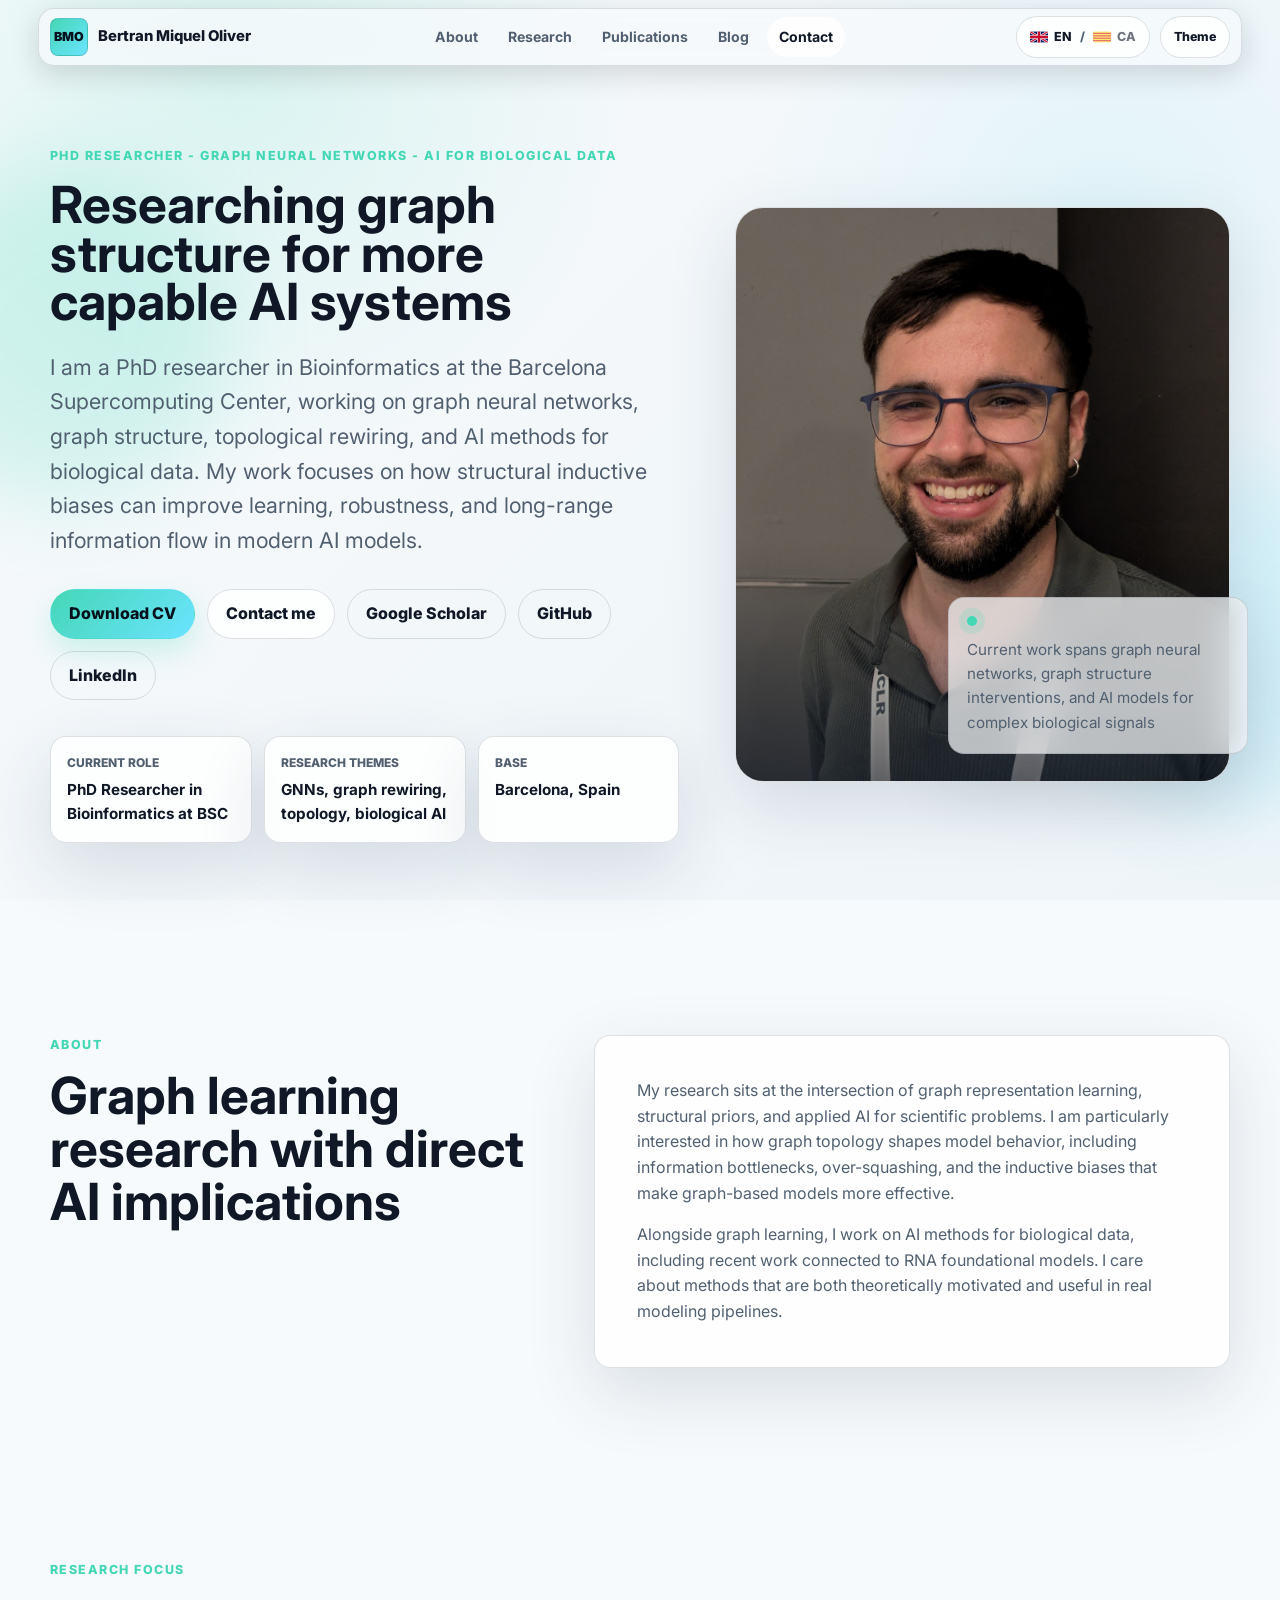
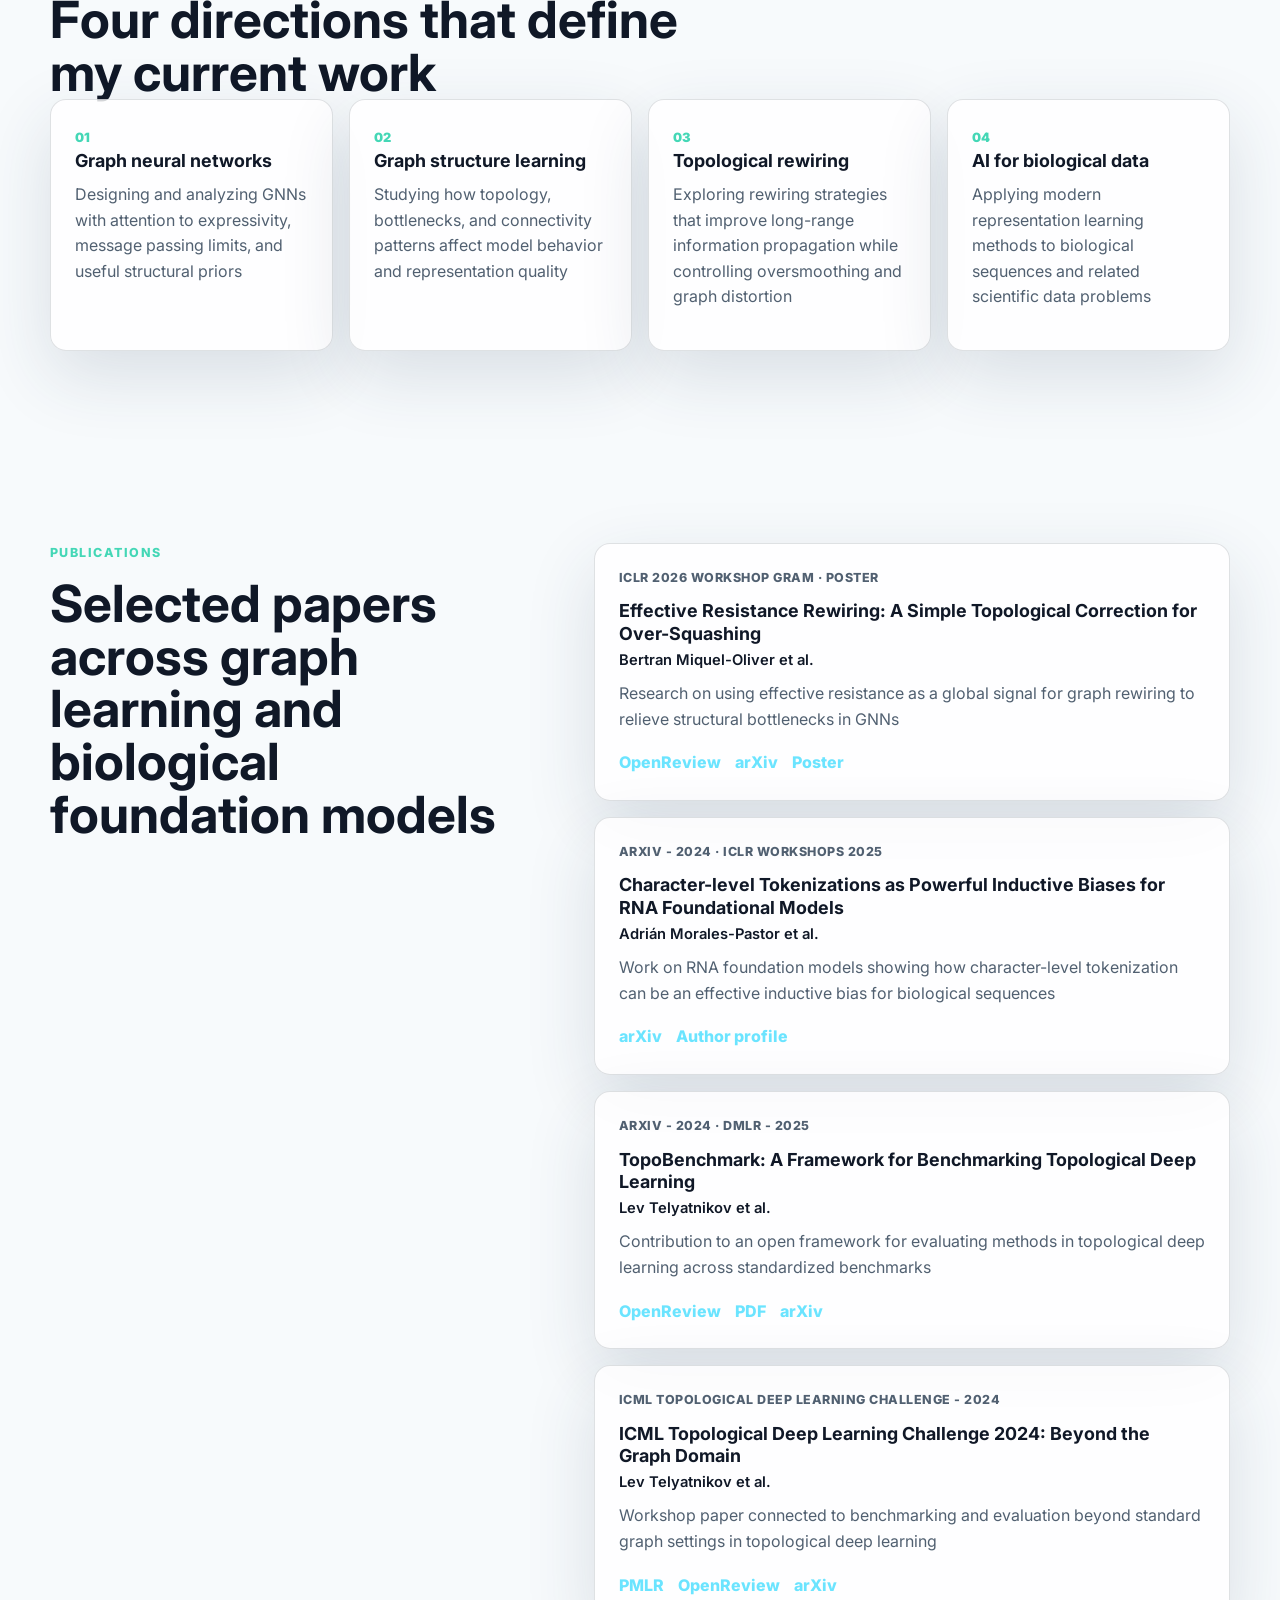
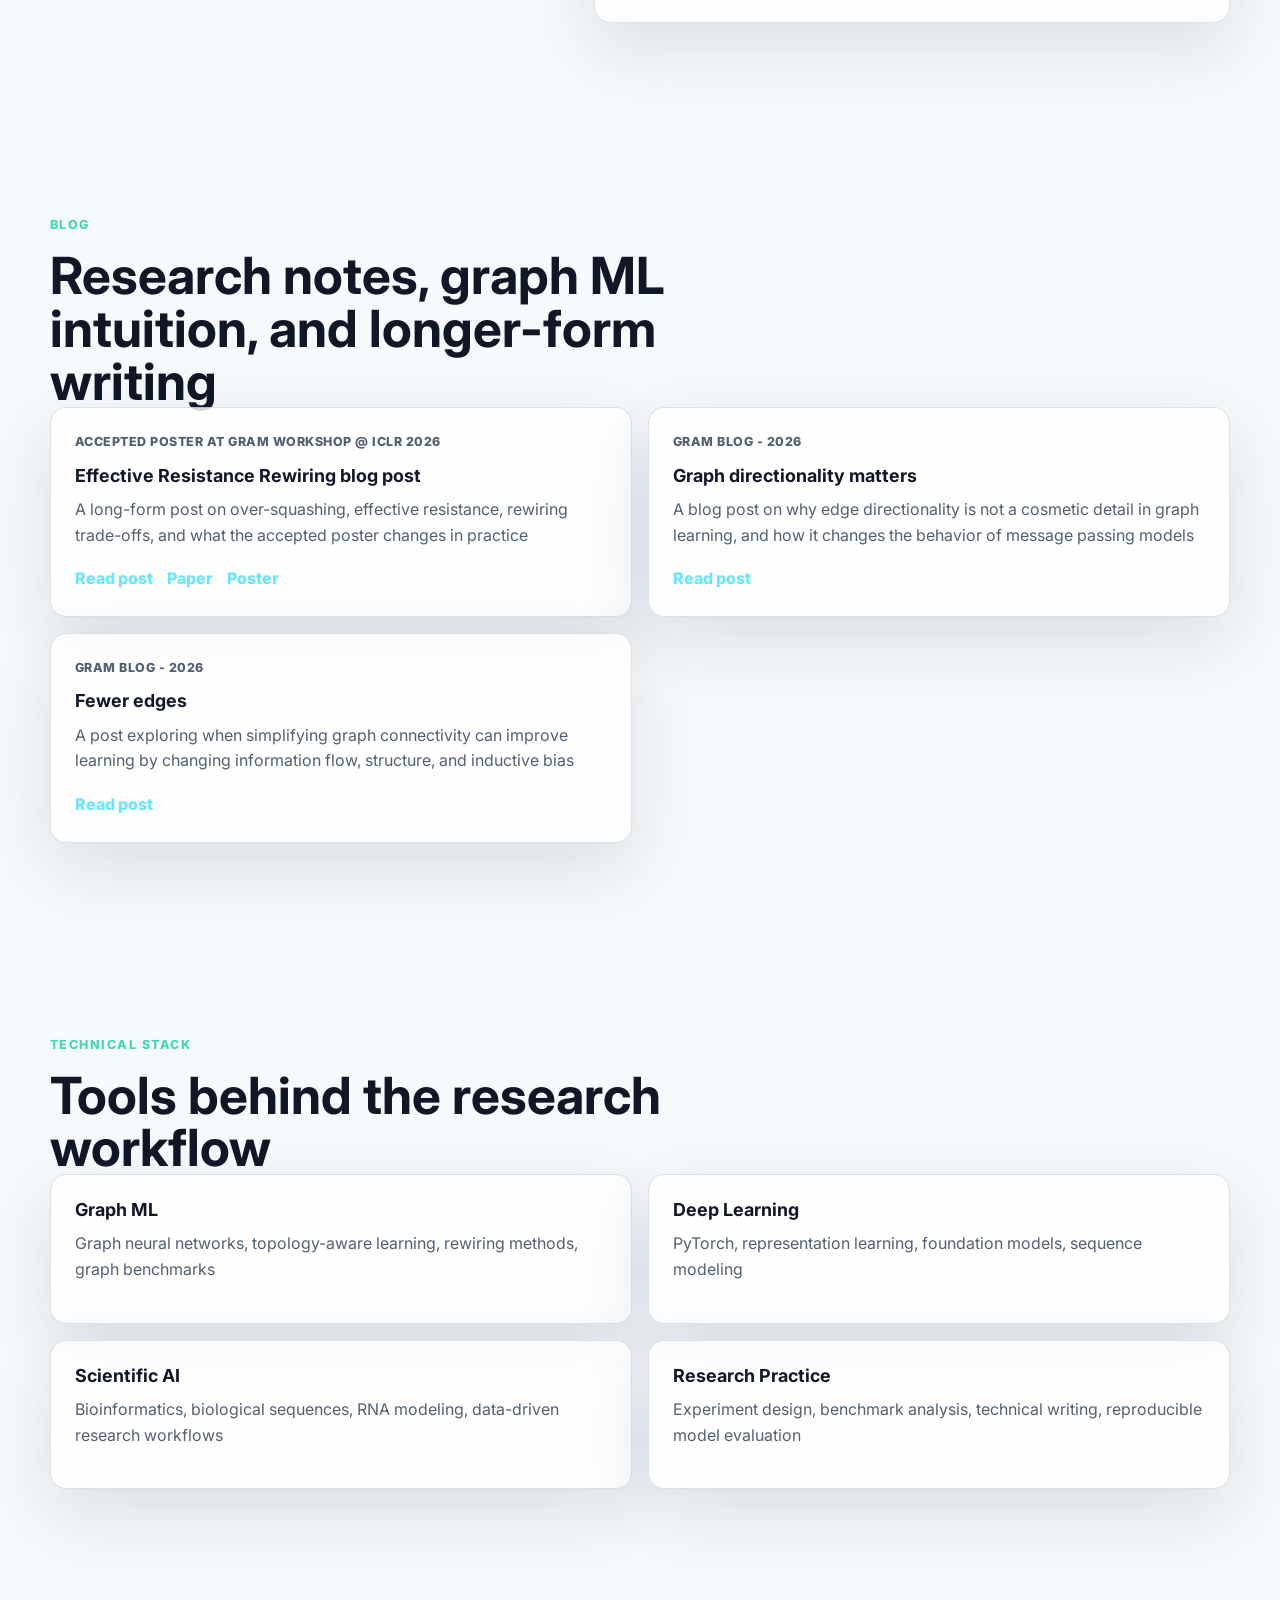
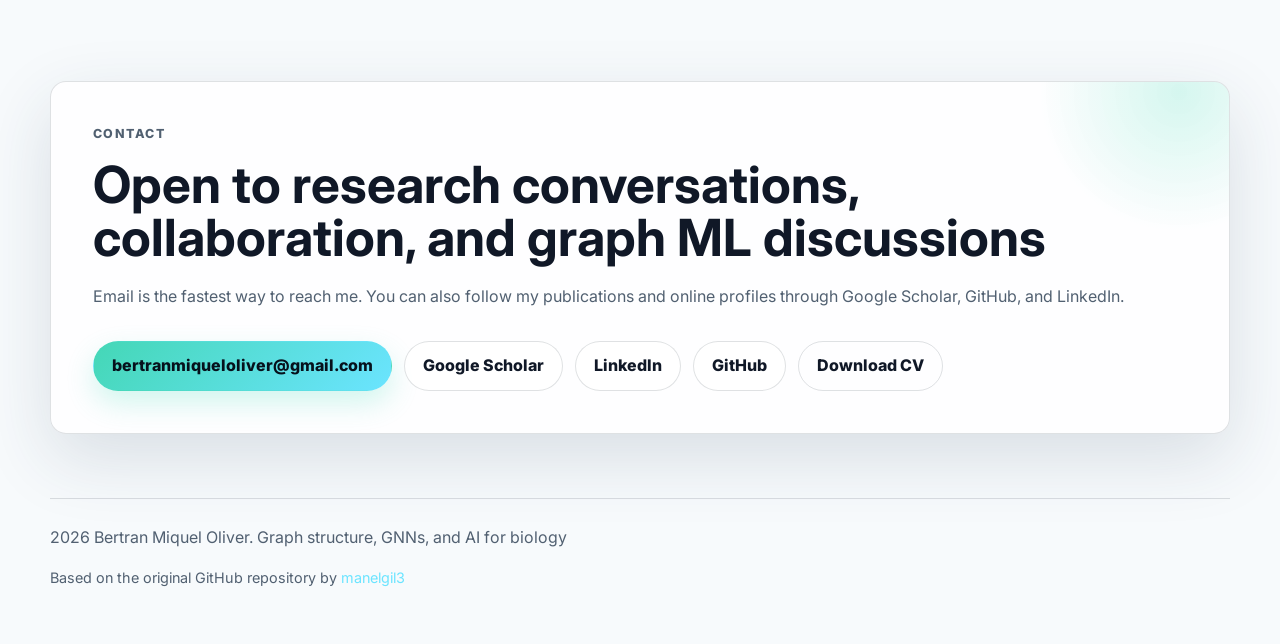
<file: index.html>
<!DOCTYPE html>
<html lang="en">
<head>
  <meta charset="UTF-8" />
  <meta name="viewport" content="width=device-width, initial-scale=1.0" />
  <meta
    id="metaDescription"
    name="description"
    content="Portfolio of Bertran Miquel Oliver, PhD researcher at the Barcelona Supercomputing Center working on graph neural networks, graph structure, topological rewiring, and AI for biological data."
  />
  <meta name="theme-color" content="#07111f" />
  <meta id="metaOgTitle" property="og:title" content="Bertran Miquel Oliver | Graph Structure and AI Research" />
  <meta
    id="metaOgDescription"
    property="og:description"
    content="PhD researcher at BSC studying graph neural networks, graph rewiring, and AI methods for biological data."
  />
  <meta property="og:type" content="website" />
  <title>Bertran Miquel Oliver | Graph Structure and AI Research</title>
  <link rel="preconnect" href="https://fonts.googleapis.com" />
  <link rel="preconnect" href="https://fonts.gstatic.com" crossorigin />
  <link href="https://fonts.googleapis.com/css2?family=Inter:wght@400;500;600;700;800&display=swap" rel="stylesheet" />
  <link rel="stylesheet" href="styles.css" />
  <link rel="icon" href="favicon.svg" type="image/svg+xml" />
  <link rel="alternate icon" href="flavicon.ico" type="image/x-icon" />
  <script src="script.js" defer></script>
</head>

<body>
  <div class="site-bg" aria-hidden="true">
    <span class="orb orb-a"></span>
    <span class="orb orb-b"></span>
    <span class="grid-fade"></span>
  </div>

  <header class="site-header" id="top">
    <a class="brand" href="#top" data-i18n-attr="aria-label:brandAria">
      <span class="brand-mark">BMO</span>
      <span>Bertran Miquel Oliver</span>
    </a>

    <nav class="nav" id="navbar" data-i18n-attr="aria-label:navAria">
      <a href="#about" data-i18n="navAbout">About</a>
      <a href="#research" data-i18n="navResearch">Research</a>
      <a href="#publications" data-i18n="navPublications">Publications</a>
      <a href="#blog" data-i18n="navBlog">Blog</a>
      <a href="#contact" data-i18n="navContact">Contact</a>
    </nav>

    <div class="header-actions">
      <button class="icon-button lang-button" id="langToggle" type="button" aria-label="Switch to Catalan">
        <span class="lang-toggle__content" aria-hidden="true">
          <span class="lang-option lang-option--en">
            <img src="flag-uk.svg" alt="" />
            <span>EN</span>
          </span>
          <span class="lang-separator">/</span>
          <span class="lang-option lang-option--ca">
            <img src="flag-catalonia.svg" alt="" />
            <span>CA</span>
          </span>
        </span>
      </button>
      <button class="icon-button" id="themeToggle" type="button" aria-label="Toggle color theme">
        <span aria-hidden="true" data-i18n="themeLabel">Theme</span>
      </button>
    </div>
  </header>

  <main>
    <section class="hero section-shell">
      <div class="hero-copy reveal">
        <p class="eyebrow" data-i18n="heroEyebrow">PhD Researcher - Graph Neural Networks - AI for Biological Data</p>
        <h1 data-i18n="heroTitle">Researching graph structure for more capable AI systems</h1>
        <p class="hero-lede" data-i18n="heroLead">
          I am a PhD researcher in Bioinformatics at the Barcelona Supercomputing Center, working on
          graph neural networks, graph structure, topological rewiring, and AI methods for biological data.
          My work focuses on how structural inductive biases can improve learning, robustness, and long-range
          information flow in modern AI models.
        </p>

        <div class="hero-actions" data-i18n-attr="aria-label:heroActionsAria">
          <a class="button primary" href="Bertran_Miquel_Oliver_CV.pdf" download data-i18n="downloadCv">Download CV</a>
          <a class="button" href="mailto:bertranmiqueloliver@gmail.com" data-i18n="contactMe">Contact me</a>
          <a class="button ghost" href="https://scholar.google.es/citations?user=lvBDBtgAAAAJ&hl=en" target="_blank" rel="noreferrer">Google Scholar</a>
          <a class="button ghost" href="https://github.com/bertranMiquel" target="_blank" rel="noreferrer">GitHub</a>
          <a class="button ghost" href="https://es.linkedin.com/in/bertran-miquel-oliver" target="_blank" rel="noreferrer">LinkedIn</a>
        </div>

        <dl class="hero-stats" data-i18n-attr="aria-label:heroStatsAria">
          <div>
            <dt data-i18n="currentRoleLabel">Current role</dt>
            <dd data-i18n="currentRoleValue">PhD Researcher in Bioinformatics at BSC</dd>
          </div>
          <div>
            <dt data-i18n="researchThemesLabel">Research themes</dt>
            <dd data-i18n="researchThemesValue">GNNs, graph rewiring, topology, biological AI</dd>
          </div>
          <div>
            <dt data-i18n="baseLabel">Base</dt>
            <dd data-i18n="baseValue">Barcelona, Spain</dd>
          </div>
        </dl>
      </div>

      <div class="hero-visual reveal">
        <div class="portrait-frame">
          <img src="bertran-profile.jpg" alt="Portrait of Bertran Miquel Oliver" data-i18n-attr="alt:portraitAlt" />
        </div>
        <div class="signal-card">
          <span class="signal-dot"></span>
          <p data-i18n="signalCard">Current work spans graph neural networks, graph structure interventions, and AI models for complex biological signals</p>
        </div>
      </div>
    </section>

    <section class="section-shell intro-grid" id="about">
      <div class="section-heading reveal">
        <p class="eyebrow" data-i18n="aboutEyebrow">About</p>
        <h2 data-i18n="aboutTitle">Graph learning research with direct AI implications</h2>
      </div>
      <div class="prose-card reveal">
        <p data-i18n="aboutBody1">
          My research sits at the intersection of graph representation learning, structural priors, and
          applied AI for scientific problems. I am particularly interested in how graph topology shapes
          model behavior, including information bottlenecks, over-squashing, and the inductive biases that
          make graph-based models more effective.
        </p>
        <p data-i18n="aboutBody2">
          Alongside graph learning, I work on AI methods for biological data, including recent work connected
          to RNA foundational models. I care about methods that are both theoretically motivated and useful
          in real modeling pipelines.
        </p>
      </div>
    </section>

    <section class="section-shell" id="research">
      <div class="section-heading reveal">
        <p class="eyebrow" data-i18n="researchEyebrow">Research Focus</p>
        <h2 data-i18n="researchTitle">Four directions that define my current work</h2>
      </div>
      <div class="focus-grid">
        <article class="focus-card reveal">
          <span>01</span>
          <h3 data-i18n="focus1Title">Graph neural networks</h3>
          <p data-i18n="focus1Body">Designing and analyzing GNNs with attention to expressivity, message passing limits, and useful structural priors</p>
        </article>
        <article class="focus-card reveal">
          <span>02</span>
          <h3 data-i18n="focus2Title">Graph structure learning</h3>
          <p data-i18n="focus2Body">Studying how topology, bottlenecks, and connectivity patterns affect model behavior and representation quality</p>
        </article>
        <article class="focus-card reveal">
          <span>03</span>
          <h3 data-i18n="focus3Title">Topological rewiring</h3>
          <p data-i18n="focus3Body">Exploring rewiring strategies that improve long-range information propagation while controlling oversmoothing and graph distortion</p>
        </article>
        <article class="focus-card reveal">
          <span>04</span>
          <h3 data-i18n="focus4Title">AI for biological data</h3>
          <p data-i18n="focus4Body">Applying modern representation learning methods to biological sequences and related scientific data problems</p>
        </article>
      </div>
    </section>

    <section class="section-shell split-section" id="publications">
      <div class="section-heading reveal">
        <p class="eyebrow" data-i18n="publicationsEyebrow">Publications</p>
        <h2 data-i18n="publicationsTitle">Selected papers across graph learning and biological foundation models</h2>
      </div>
      <div class="publication-list">
        <article class="publication-card reveal">
          <p class="tag">ICLR 2026 Workshop GRaM · Poster</p>
          <h3>Effective Resistance Rewiring: A Simple Topological Correction for Over-Squashing</h3>
          <p class="publication-authors">Bertran Miquel-Oliver et al.</p>
          <p data-i18n="pub1Body">Research on using effective resistance as a global signal for graph rewiring to relieve structural bottlenecks in GNNs</p>
          <div class="inline-links">
            <a href="https://openreview.net/forum?id=thOIyY7WfW" target="_blank" rel="noreferrer">OpenReview</a>
            <a href="https://arxiv.org/abs/2603.11944" target="_blank" rel="noreferrer">arXiv</a>
            <a href="https://iclr.cc/media/iclr-2026/Slides/10012739.pdf" target="_blank" rel="noreferrer" data-i18n="posterLabel">Poster</a>
          </div>
        </article>

        <article class="publication-card reveal">
          <p class="tag">arXiv - 2024 · ICLR Workshops 2025</p>
          <h3>Character-level Tokenizations as Powerful Inductive Biases for RNA Foundational Models</h3>
          <p class="publication-authors">Adrián Morales-Pastor et al.</p>
          <p data-i18n="pub2Body">Work on RNA foundation models showing how character-level tokenization can be an effective inductive bias for biological sequences</p>
          <div class="inline-links">
            <a href="https://arxiv.org/abs/2411.11808" target="_blank" rel="noreferrer">arXiv</a>
            <a href="https://openreview.net/profile?id=~Bertran_Miquel-Oliver1" target="_blank" rel="noreferrer" data-i18n="authorProfileLabel">Author profile</a>
          </div>
        </article>

        <article class="publication-card reveal">
          <p class="tag">arXiv - 2024 · DMLR - 2025</p>
          <h3>TopoBenchmark: A Framework for Benchmarking Topological Deep Learning</h3>
          <p class="publication-authors">Lev Telyatnikov et al.</p>
          <p data-i18n="pub3Body">Contribution to an open framework for evaluating methods in topological deep learning across standardized benchmarks</p>
          <div class="inline-links">
            <a href="https://openreview.net/forum?id=07sTzyEVtY" target="_blank" rel="noreferrer">OpenReview</a>
            <a href="https://openreview.net/pdf?id=07sTzyEVtY" target="_blank" rel="noreferrer">PDF</a>
            <a href="https://arxiv.org/abs/2406.06642" target="_blank" rel="noreferrer">arXiv</a>
          </div>
        </article>

        <article class="publication-card reveal">
          <p class="tag">ICML Topological Deep Learning Challenge - 2024</p>
          <h3>ICML Topological Deep Learning Challenge 2024: Beyond the Graph Domain</h3>
          <p class="publication-authors">Lev Telyatnikov et al.</p>
          <p data-i18n="pub4Body">Workshop paper connected to benchmarking and evaluation beyond standard graph settings in topological deep learning</p>
          <div class="inline-links">
            <a href="https://proceedings.mlr.press/v251/bernardez24a.html" target="_blank" rel="noreferrer">PMLR</a>
            <a href="https://openreview.net/forum?id=2lSpwrCj9s" target="_blank" rel="noreferrer">OpenReview</a>
            <a href="https://arxiv.org/abs/2409.05211" target="_blank" rel="noreferrer">arXiv</a>
          </div>
        </article>

      </div>
    </section>

    <section class="section-shell" id="blog">
      <div class="section-heading reveal">
        <p class="eyebrow" data-i18n="blogEyebrow">Blog</p>
        <h2 data-i18n="blogTitle">Research notes, graph ML intuition, opinions on my own</h2>
      </div>

      <div class="project-grid">
        <article class="project-card reveal">
          <p class="tag" data-i18n="acceptedPosterLabel">ICLR GRaM Poster - 2026</p>
          <h3 data-i18n="blog1Title">Effective Resistance Rewiring</h3>
          <p data-i18n="blog1Body">A future long-form post on over-squashing, effective resistance, rewiring trade-offs, and what the paper changes in practice</p>
          <div class="inline-links">
            <a href="posts/effective-resistance-rewiring/index.html" data-i18n="readPostLabel">Read post</a>
            <a href="https://openreview.net/forum?id=thOIyY7WfW" target="_blank" rel="noreferrer" data-i18n="paperLabel">Paper</a>
            <a href="https://iclr.cc/media/iclr-2026/Slides/10012739.pdf" target="_blank" rel="noreferrer" data-i18n="posterLabel">Poster</a>
          </div>
        </article>
        <article class="project-card reveal">
          <p class="tag">GRaM Blog - 2026</p>
          <h3 data-i18n="blog2Title">Graph directionality matters</h3>
          <p data-i18n="blog2Body">A blog post on why edge directionality is not a cosmetic detail in graph learning, and how it changes the behavior of message passing models</p>
          <div class="inline-links">
            <a href="https://gram-blogposts.github.io/2026/blog/2026/graph_directionality_matters/" target="_blank" rel="noreferrer" data-i18n="readPostLabel">Read post</a>
          </div>
        </article>
        <article class="project-card reveal">
          <p class="tag">GRaM Blog - 2026</p>
          <h3 data-i18n="blog3Title">Fewer edges</h3>
          <p data-i18n="blog3Body">A post exploring when simplifying graph connectivity can improve learning by changing information flow, structure, and inductive bias</p>
          <div class="inline-links">
            <a href="https://gram-blogposts.github.io/2026/blog/2026/fewer-edges/" target="_blank" rel="noreferrer" data-i18n="readPostLabel">Read post</a>
          </div>
        </article>
      </div>
    </section>

    <section class="section-shell skills-section" id="skills">
      <div class="section-heading reveal">
        <p class="eyebrow" data-i18n="skillsEyebrow">Technical Stack</p>
        <h2 data-i18n="skillsTitle">Tools behind the research workflow</h2>
      </div>
      <div class="skills-grid">
        <article class="skill-card reveal">
          <h3 data-i18n="skill1Title">Graph ML</h3>
          <p data-i18n="skill1Body">Graph neural networks, topology-aware learning, rewiring methods, graph benchmarks</p>
        </article>
        <article class="skill-card reveal">
          <h3 data-i18n="skill2Title">Deep Learning</h3>
          <p data-i18n="skill2Body">PyTorch, representation learning, foundation models, sequence modeling</p>
        </article>
        <article class="skill-card reveal">
          <h3 data-i18n="skill3Title">Scientific AI</h3>
          <p data-i18n="skill3Body">Bioinformatics, biological sequences, RNA modeling, data-driven research workflows</p>
        </article>
        <article class="skill-card reveal">
          <h3 data-i18n="skill4Title">Research Practice</h3>
          <p data-i18n="skill4Body">Experiment design, benchmark analysis, technical writing, reproducible model evaluation</p>
        </article>
      </div>
    </section>

    <section class="section-shell contact-section" id="contact">
      <div class="contact-card reveal">
        <p class="eyebrow" data-i18n="contactEyebrow">Contact</p>
        <h2 data-i18n="contactTitle">Open to research conversations, collaboration, and graph ML discussions</h2>
        <p data-i18n="contactBody">
          Email is the fastest way to reach me. You can also follow my publications and online profiles through
          Google Scholar, GitHub, and LinkedIn.
        </p>
        <div class="hero-actions">
          <a class="button primary" href="mailto:bertranmiqueloliver@gmail.com">bertranmiqueloliver@gmail.com</a>
          <a class="button" href="https://scholar.google.es/citations?user=lvBDBtgAAAAJ&hl=en" target="_blank" rel="noreferrer">Google Scholar</a>
          <a class="button" href="https://es.linkedin.com/in/bertran-miquel-oliver" target="_blank" rel="noreferrer">LinkedIn</a>
          <a class="button" href="https://github.com/bertranMiquel" target="_blank" rel="noreferrer">GitHub</a>
          <a class="button ghost" href="Bertran_Miquel_Oliver_CV.pdf" download data-i18n="downloadCv">Download CV</a>
        </div>
      </div>
    </section>
  </main>

  <footer class="site-footer">
    <p><span id="currentYear"></span> <span data-i18n="footerText">Bertran Miquel Oliver. Graph structure, GNNs, and AI for biological data</span></p>
    <p class="footer-note"><span data-i18n="footerNote">Based on the original GitHub repository by</span> <a href="https://github.com/manelgil3" target="_blank" rel="noreferrer">manelgil3</a></p>
    <button class="top-button" id="topBtn" type="button" aria-label="Back to top" data-i18n="topLabel">Top</button>
  </footer>
</body>
</html>
</file>
<file: styles.css>
:root {
  color-scheme: dark;
  --bg: #07111f;
  --bg-soft: #0d1b2e;
  --surface: rgba(255, 255, 255, 0.08);
  --surface-strong: rgba(255, 255, 255, 0.13);
  --text: #f6f8fb;
  --muted: #aab7c8;
  --line: rgba(255, 255, 255, 0.16);
  --accent: #44d7b6;
  --accent-strong: #6be4ff;
  --accent-warm: #f0b86c;
  --shadow: 0 24px 80px rgba(0, 0, 0, 0.35);
  --radius: 8px;
  --radius-lg: 16px;
  --max: 1180px;
}

body.light-theme {
  color-scheme: light;
  --bg: #f7fafc;
  --bg-soft: #eef4f8;
  --surface: rgba(255, 255, 255, 0.82);
  --surface-strong: #ffffff;
  --text: #101827;
  --muted: #516071;
  --line: rgba(15, 23, 42, 0.13);
  --shadow: 0 24px 70px rgba(33, 55, 85, 0.14);
}

* {
  box-sizing: border-box;
}

html {
  scroll-behavior: smooth;
  scroll-padding-top: 96px;
}

body {
  margin: 0;
  min-height: 100vh;
  background: var(--bg);
  color: var(--text);
  font-family: Inter, system-ui, -apple-system, BlinkMacSystemFont, "Segoe UI", sans-serif;
  line-height: 1.6;
  overflow-x: hidden;
  transition: background 220ms ease, color 220ms ease;
}

body::selection {
  background: rgba(68, 215, 182, 0.32);
}

a {
  color: inherit;
}

img {
  display: block;
  max-width: 100%;
}

button,
a {
  -webkit-tap-highlight-color: transparent;
}

.site-bg {
  position: fixed;
  inset: 0;
  z-index: -1;
  overflow: hidden;
  background:
    radial-gradient(circle at 18% 8%, rgba(68, 215, 182, 0.16), transparent 30%),
    radial-gradient(circle at 86% 24%, rgba(107, 228, 255, 0.12), transparent 26%),
    linear-gradient(135deg, var(--bg), var(--bg-soft));
}

.orb {
  position: absolute;
  width: 340px;
  height: 340px;
  border-radius: 999px;
  filter: blur(42px);
  opacity: 0.2;
  animation: drift 14s ease-in-out infinite alternate;
}

.orb-a {
  left: -110px;
  top: 18%;
  background: var(--accent);
}

.orb-b {
  right: -130px;
  bottom: 10%;
  background: var(--accent-strong);
  animation-delay: -4s;
}

.grid-fade {
  position: absolute;
  inset: 0;
  background-image:
    linear-gradient(rgba(255, 255, 255, 0.045) 1px, transparent 1px),
    linear-gradient(90deg, rgba(255, 255, 255, 0.045) 1px, transparent 1px);
  background-size: 56px 56px;
  mask-image: linear-gradient(to bottom, rgba(0, 0, 0, 0.7), transparent 72%);
}

@keyframes drift {
  to {
    transform: translate3d(42px, -28px, 0) scale(1.08);
  }
}

.site-header {
  position: sticky;
  top: 0;
  z-index: 20;
  display: grid;
  grid-template-columns: auto minmax(0, 1fr) auto;
  gap: 20px;
  align-items: center;
  width: min(var(--max), calc(100% - 32px));
  margin: 0 auto;
  padding: 16px 0;
  backdrop-filter: blur(16px);
}

.site-header::before {
  content: "";
  position: absolute;
  inset: 8px -12px;
  z-index: -1;
  border: 1px solid var(--line);
  border-radius: var(--radius-lg);
  background: color-mix(in srgb, var(--bg) 72%, transparent);
  box-shadow: 0 8px 30px rgba(0, 0, 0, 0.14);
}

.brand {
  display: inline-flex;
  align-items: center;
  gap: 10px;
  color: var(--text);
  font-size: 0.93rem;
  font-weight: 800;
  letter-spacing: 0;
  text-decoration: none;
  white-space: nowrap;
}

.brand-mark {
  display: grid;
  place-items: center;
  width: 38px;
  height: 38px;
  border: 1px solid var(--line);
  border-radius: var(--radius);
  background: linear-gradient(135deg, var(--accent), var(--accent-strong));
  color: #06111c;
  font-size: 0.78rem;
  font-weight: 900;
}

.nav {
  display: flex;
  justify-content: center;
  gap: 6px;
}

.nav a {
  border-radius: 999px;
  color: var(--muted);
  font-size: 0.88rem;
  font-weight: 700;
  padding: 9px 12px;
  text-decoration: none;
  transition: color 180ms ease, background 180ms ease;
}

.nav a:hover,
.nav a.active {
  background: var(--surface);
  color: var(--text);
}

.header-actions {
  display: flex;
  align-items: center;
  flex-wrap: nowrap;
  gap: 10px;
  justify-self: end;
}

.icon-button,
.top-button {
  display: grid;
  place-items: center;
  border: 1px solid var(--line);
  border-radius: 999px;
  background: var(--surface);
  color: var(--text);
  cursor: pointer;
  font: inherit;
  transition: transform 180ms ease, background 180ms ease, border-color 180ms ease;
}

.icon-button {
  min-width: 64px;
  height: 42px;
  padding: 0 13px;
  font-size: 0.78rem;
  font-weight: 800;
  white-space: nowrap;
}

.lang-button {
  min-width: 116px;
}

.lang-toggle__content {
  display: inline-flex;
  align-items: center;
  gap: 8px;
}

.lang-option {
  display: inline-flex;
  align-items: center;
  gap: 6px;
  opacity: 0.6;
  transition: opacity 180ms ease;
}

.lang-option img {
  display: block;
  width: 18px;
  height: 12px;
  border-radius: 2px;
  box-shadow: 0 0 0 1px rgba(255, 255, 255, 0.18);
}

.lang-separator {
  color: var(--muted);
}

.lang-button[data-language="en"] .lang-option--en,
.lang-button[data-language="ca"] .lang-option--ca {
  opacity: 1;
}

.icon-button:hover,
.top-button:hover {
  transform: translateY(-2px);
  background: var(--surface-strong);
  border-color: color-mix(in srgb, var(--accent) 55%, var(--line));
}

.section-shell {
  width: min(var(--max), calc(100% - 32px));
  margin: 0 auto;
  padding: 96px 0;
}

.hero {
  display: grid;
  grid-template-columns: minmax(0, 1.12fr) minmax(300px, 0.88fr);
  gap: 56px;
  align-items: center;
  min-height: calc(100vh - 76px);
  padding-top: 72px;
}

.eyebrow {
  margin: 0 0 14px;
  color: var(--accent);
  font-size: 0.78rem;
  font-weight: 800;
  letter-spacing: 0.12em;
  text-transform: uppercase;
}

h1,
h2,
h3,
p {
  margin-top: 0;
}

h1 {
  max-width: 100%;
  margin-bottom: 24px;
  font-size: clamp(3.2rem, 4vw, 4.85rem);
  line-height: 0.95;
  letter-spacing: 0;
}

html[lang="ca"] h1 {
  max-width: 100%;
  font-size: clamp(3rem, 3.55vw, 4.25rem);
}

html[lang="ca"] .signal-card {
  max-width: 210px;
  padding: 12px 13px;
}

html[lang="ca"] .signal-card p {
  font-size: 0.72rem;
}

h2 {
  margin-bottom: 20px;
  font-size: clamp(2rem, 4vw, 3.8rem);
  line-height: 1.03;
  letter-spacing: 0;
}

h3 {
  margin-bottom: 10px;
  font-size: 1.12rem;
  line-height: 1.25;
}

.hero-lede {
  max-width: 700px;
  color: var(--muted);
  font-size: clamp(1.1rem, 2vw, 1.35rem);
}

.hero-actions {
  display: flex;
  flex-wrap: wrap;
  gap: 12px;
  margin-top: 32px;
}

.button {
  display: inline-flex;
  align-items: center;
  justify-content: center;
  min-height: 46px;
  border: 1px solid var(--line);
  border-radius: 999px;
  background: var(--surface);
  color: var(--text);
  font-weight: 800;
  padding: 11px 18px;
  text-decoration: none;
  transition: transform 180ms ease, background 180ms ease, border-color 180ms ease, box-shadow 180ms ease;
}

.button:hover {
  transform: translateY(-2px);
  background: var(--surface-strong);
  border-color: color-mix(in srgb, var(--accent) 55%, var(--line));
}

.button.primary {
  border-color: transparent;
  background: linear-gradient(135deg, var(--accent), var(--accent-strong));
  color: #06111c;
  box-shadow: 0 12px 28px rgba(68, 215, 182, 0.24);
}

.button.ghost {
  background: transparent;
}

.hero-stats {
  display: grid;
  grid-template-columns: repeat(3, minmax(0, 1fr));
  gap: 12px;
  margin: 36px 0 0;
}

.hero-stats div,
.prose-card,
.focus-card,
.publication-card,
.project-card,
.skill-card,
.education-panel,
.contact-card {
  border: 1px solid var(--line);
  border-radius: var(--radius-lg);
  background: var(--surface);
  box-shadow: var(--shadow);
}

.hero-stats div {
  padding: 16px;
}

.hero-stats dt {
  color: var(--muted);
  font-size: 0.75rem;
  font-weight: 800;
  text-transform: uppercase;
}

.hero-stats dd {
  margin: 5px 0 0;
  font-size: 0.95rem;
  font-weight: 700;
}

.hero-visual {
  position: relative;
}

.portrait-frame {
  position: relative;
  overflow: hidden;
  border: 1px solid var(--line);
  border-radius: 28px;
  background: var(--surface);
  box-shadow: var(--shadow);
  aspect-ratio: 0.86;
}

.portrait-frame::after {
  content: "";
  position: absolute;
  inset: 0;
  background: linear-gradient(to top, rgba(7, 17, 31, 0.62), transparent 42%);
}

.portrait-frame img {
  width: 100%;
  height: 100%;
  object-fit: cover;
  object-position: center 18%;
}

.signal-card {
  position: absolute;
  right: -18px;
  bottom: 28px;
  max-width: 300px;
  border: 1px solid var(--line);
  border-radius: var(--radius-lg);
  background: color-mix(in srgb, var(--bg) 72%, transparent);
  box-shadow: var(--shadow);
  padding: 18px;
  backdrop-filter: blur(18px);
}

.signal-card p {
  margin: 0;
  color: var(--muted);
  font-size: 0.95rem;
}

.signal-dot {
  display: block;
  width: 10px;
  height: 10px;
  margin-bottom: 12px;
  border-radius: 50%;
  background: var(--accent);
  box-shadow: 0 0 0 8px rgba(68, 215, 182, 0.16);
}

.intro-grid,
.split-section,
.credentials-grid {
  display: grid;
  grid-template-columns: 0.88fr 1.12fr;
  gap: 44px;
  align-items: start;
}

.section-heading {
  max-width: 640px;
}

.section-heading h2 {
  margin-bottom: 0;
}

.prose-card,
.contact-card,
.education-panel {
  padding: clamp(24px, 4vw, 42px);
}

.prose-card p,
.contact-card p,
.publication-card p,
.project-card p,
.focus-card p,
.skill-card p,
.education-panel p,
.clean-list {
  color: var(--muted);
}

.prose-card p:last-child,
.contact-card p:last-child {
  margin-bottom: 0;
}

.publication-authors {
  margin-top: -6px;
  margin-bottom: 10px;
  color: var(--text) !important;
  font-size: 0.92rem;
  font-weight: 600;
  line-height: 1.5;
}

.timeline {
  display: grid;
  gap: 18px;
}

.timeline-item {
  display: grid;
  grid-template-columns: 280px 1fr;
  gap: 28px;
  border-top: 1px solid var(--line);
  padding-top: 28px;
}

.timeline-meta span,
.tag {
  display: block;
  color: var(--accent-warm);
  font-size: 0.78rem;
  font-weight: 800;
  letter-spacing: 0.04em;
  text-transform: uppercase;
}

.timeline-meta strong {
  display: block;
  margin-top: 8px;
}

.timeline-content ul,
.clean-list {
  margin: 0;
  padding-left: 20px;
}

.timeline-content li,
.clean-list li {
  margin-bottom: 8px;
  color: var(--muted);
}

.focus-grid,
.project-grid,
.skills-grid {
  display: grid;
  grid-template-columns: repeat(4, minmax(0, 1fr));
  gap: 16px;
}

.project-grid,
.skills-grid {
  grid-template-columns: repeat(2, minmax(0, 1fr));
}

.focus-card,
.publication-card,
.project-card,
.skill-card {
  padding: 24px;
  transition: transform 180ms ease, background 180ms ease, border-color 180ms ease;
}

.focus-card:hover,
.publication-card:hover,
.project-card:hover,
.skill-card:hover {
  transform: translateY(-4px);
  background: var(--surface-strong);
  border-color: color-mix(in srgb, var(--accent) 38%, var(--line));
}

.focus-card span {
  color: var(--accent);
  font-size: 0.8rem;
  font-weight: 900;
}

.publication-list {
  display: grid;
  gap: 16px;
}

.publication-card a,
.project-card a,
.inline-links a {
  color: var(--accent-strong);
  font-weight: 800;
  text-decoration: none;
}

.publication-card a:hover,
.project-card a:hover,
.inline-links a:hover {
  text-decoration: underline;
}

.inline-links {
  display: flex;
  flex-wrap: wrap;
  gap: 14px;
  margin-top: 18px;
}

.credentials-grid {
  grid-template-columns: 1fr 1fr;
}

.education-panel article {
  border-top: 1px solid var(--line);
  padding-top: 20px;
  margin-top: 24px;
}

.education-panel span {
  color: var(--accent);
  font-weight: 700;
}

.contact-section {
  padding-bottom: 64px;
}

.contact-card {
  position: relative;
  overflow: hidden;
}

.contact-card::after {
  content: "";
  position: absolute;
  top: -140px;
  right: -100px;
  width: 300px;
  height: 300px;
  border-radius: 50%;
  background: radial-gradient(circle, rgba(68, 215, 182, 0.22), transparent 66%);
  pointer-events: none;
}

.site-footer {
  position: relative;
  width: min(var(--max), calc(100% - 32px));
  margin: 0 auto;
  border-top: 1px solid var(--line);
  padding: 26px 0 40px;
  color: var(--muted);
}

.footer-note {
  margin-top: 8px;
  font-size: 0.9rem;
}

.footer-note a {
  color: var(--accent-strong);
  text-decoration: none;
}

.footer-note a:hover {
  text-decoration: underline;
}

.top-button {
  position: fixed;
  right: 22px;
  bottom: 22px;
  width: 44px;
  height: 44px;
  opacity: 0;
  pointer-events: none;
}

.top-button.visible {
  opacity: 1;
  pointer-events: auto;
}

.reveal {
  opacity: 0;
  transform: translateY(18px);
  transition: opacity 520ms ease, transform 520ms ease;
}

.reveal.visible {
  opacity: 1;
  transform: translateY(0);
}

@media (max-width: 980px) {
  .site-header {
    grid-template-columns: 1fr auto;
  }

  .nav {
    grid-column: 1 / -1;
    grid-row: 2;
    justify-content: flex-start;
    overflow-x: auto;
    padding-bottom: 4px;
  }

  .header-actions {
    grid-column: 2;
    grid-row: 1;
    justify-self: end;
    align-self: center;
  }

  .icon-button {
    min-width: 62px;
  }

  .hero,
  .intro-grid,
  .split-section,
  .credentials-grid {
    grid-template-columns: 1fr;
  }

  .hero {
    min-height: auto;
    padding-top: 56px;
  }

  .hero-visual {
    max-width: 520px;
  }

  .timeline-item {
    grid-template-columns: 1fr;
    gap: 14px;
  }

  .focus-grid {
    grid-template-columns: repeat(2, minmax(0, 1fr));
  }
}

@media (max-width: 680px) {
  html {
    scroll-padding-top: 132px;
  }

  .site-header {
    width: min(100% - 20px, var(--max));
  }

  .site-header::before {
    inset: 8px -4px;
  }

  .brand span:last-child {
    display: none;
  }

  .header-actions {
    gap: 8px;
  }


  .section-shell {
    width: min(100% - 24px, var(--max));
    padding: 62px 0;
  }

  h1 {
    font-size: 3.1rem;
  }

  h2 {
    font-size: 2.15rem;
  }

  .hero-stats,
  .focus-grid,
  .project-grid,
  .skills-grid {
    grid-template-columns: 1fr;
  }

  .button {
    width: 100%;
  }

  .signal-card {
    position: static;
    margin-top: 14px;
    max-width: none;
  }

  .portrait-frame {
    aspect-ratio: 1;
  }

}

@media (prefers-reduced-motion: reduce) {
  *,
  *::before,
  *::after {
    scroll-behavior: auto !important;
    animation-duration: 0.01ms !important;
    animation-iteration-count: 1 !important;
    transition-duration: 0.01ms !important;
  }

  .reveal {
    opacity: 1;
    transform: none;
  }
}
</file>
